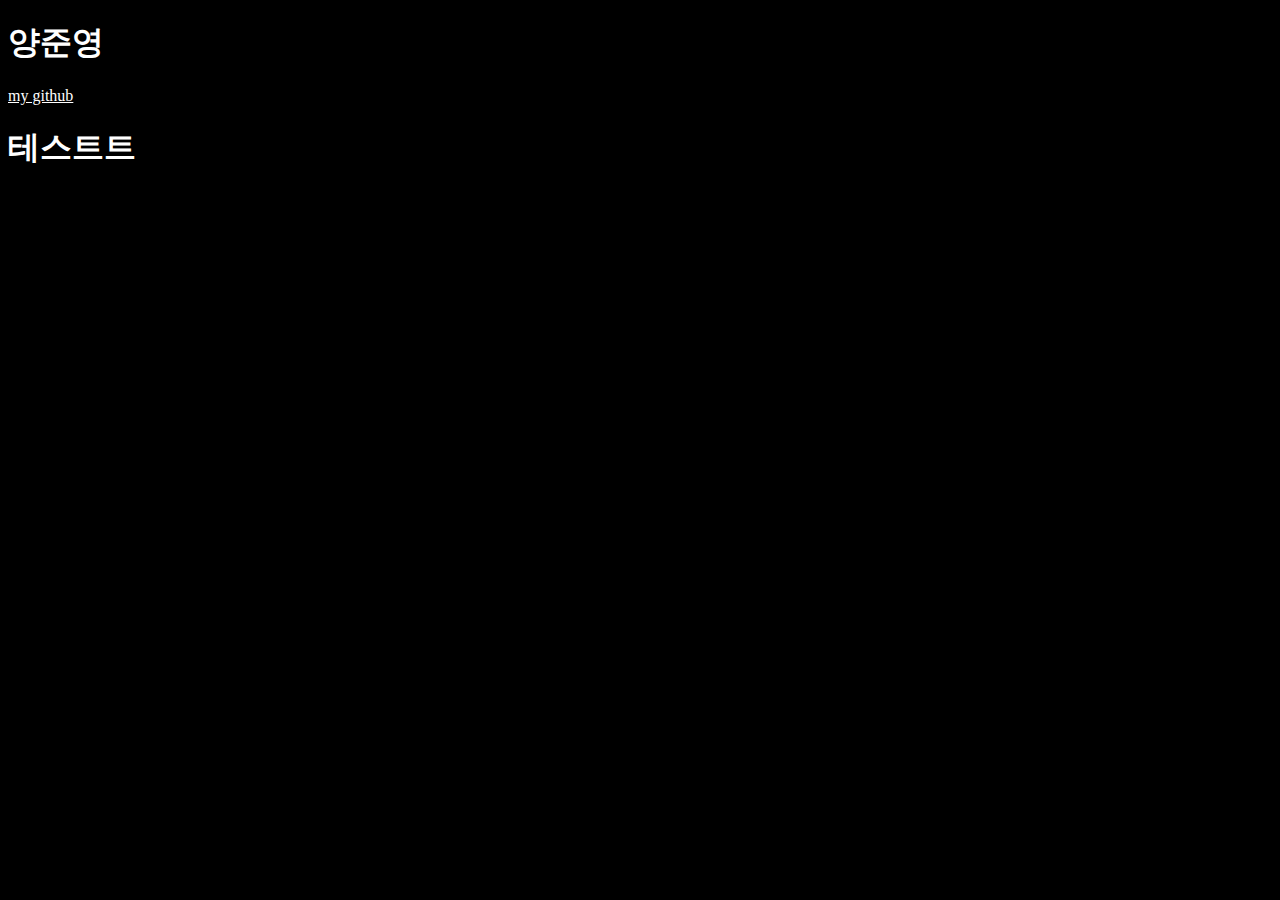
<file: index.html>
<!DOCTYPE html>
<html lang="en">
<head>
    <meta charset="UTF-8">
    <meta name="viewport" content="width=device-width, initial-scale=1.0">
    <title>Document</title>
    <style>
        body {
            background-color: black;
        }
        h1{
            color : white;
        }
        a{
            color : white;
        }
    </style>
</head>
<body>
    <h1>양준영</h1>
    <a href="https://github.com/yangjoon03">my github</a>
    <h1>테스트트</h1>

    <h>

    

</body>
</html>
</file>
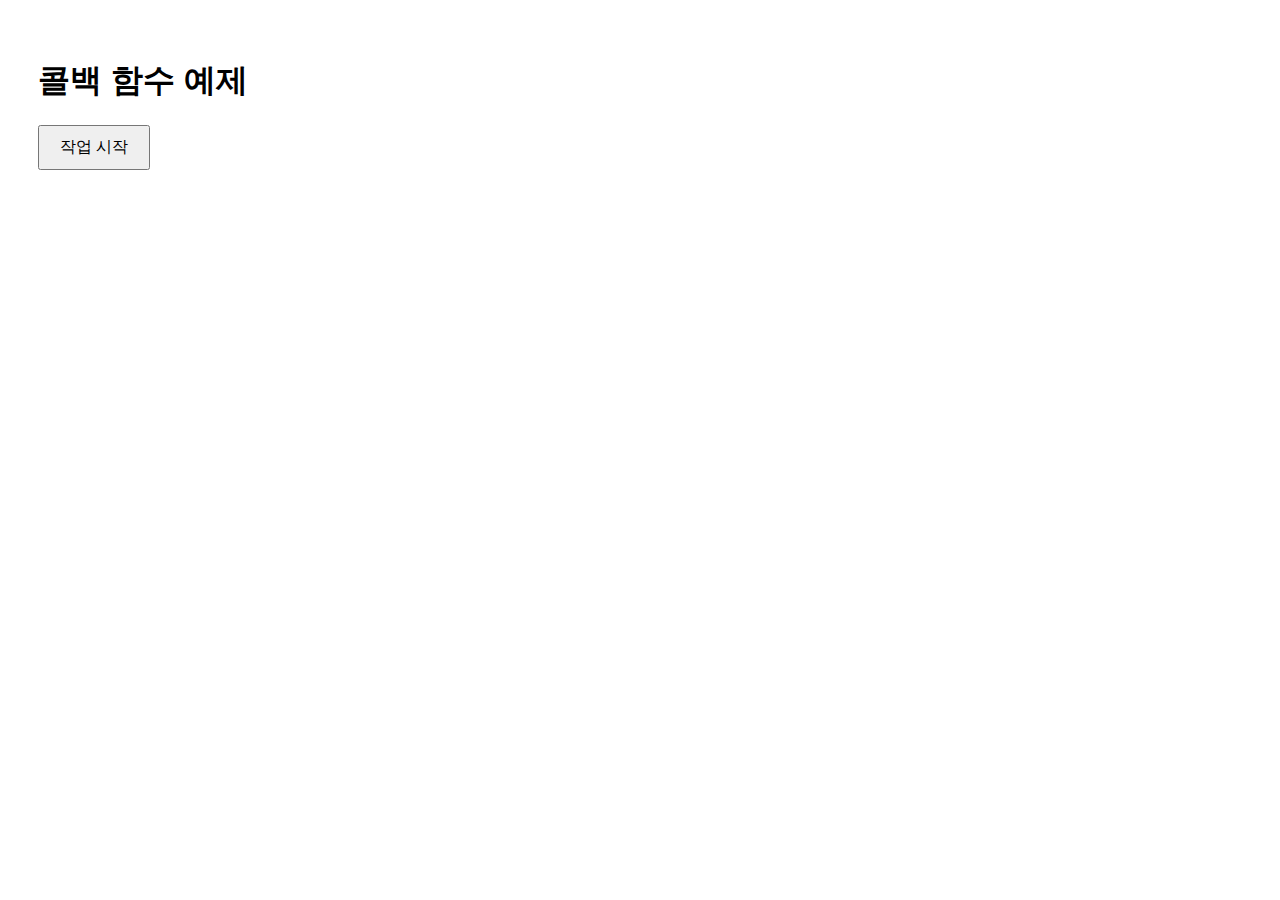
<file: call_back_test.html>
<!DOCTYPE html>
<html lang="ko">
<head>
  <meta charset="UTF-8">
  <title>콜백 함수 예제</title>
  <style>
    body {
      font-family: 'Arial', sans-serif;
      padding: 30px;
    }
    button {
      padding: 10px 20px;
      font-size: 16px;
    }
    #output {
      margin-top: 20px;
      font-weight: bold;
      color: green;
    }
  </style>
</head>
<body>

  <h1>콜백 함수 예제</h1>
  <button onclick="startProcess()">작업 시작</button>
  <div id="output"></div>

  <script>
    // 콜백 함수
    function myCallback(result) {
      document.getElementById("output").textContent = "콜백 실행됨: " + result;
    }

    // 작업 처리 함수 (콜백을 인자로 받음)
    function processTask(callback) {
      document.getElementById("output").textContent = "작업을 처리 중입니다...";

      // 2초 뒤 콜백 실행
      setTimeout(() => {
        const result = "작업이 완료되었습니다!";
        callback(result); // 콜백 호출
      }, 2000);
    }

    // 버튼 클릭 시 호출되는 함수
    function startProcess() {
      processTask(myCallback); // 콜백 전달
    }
  </script>

</body>
</html>
</file>
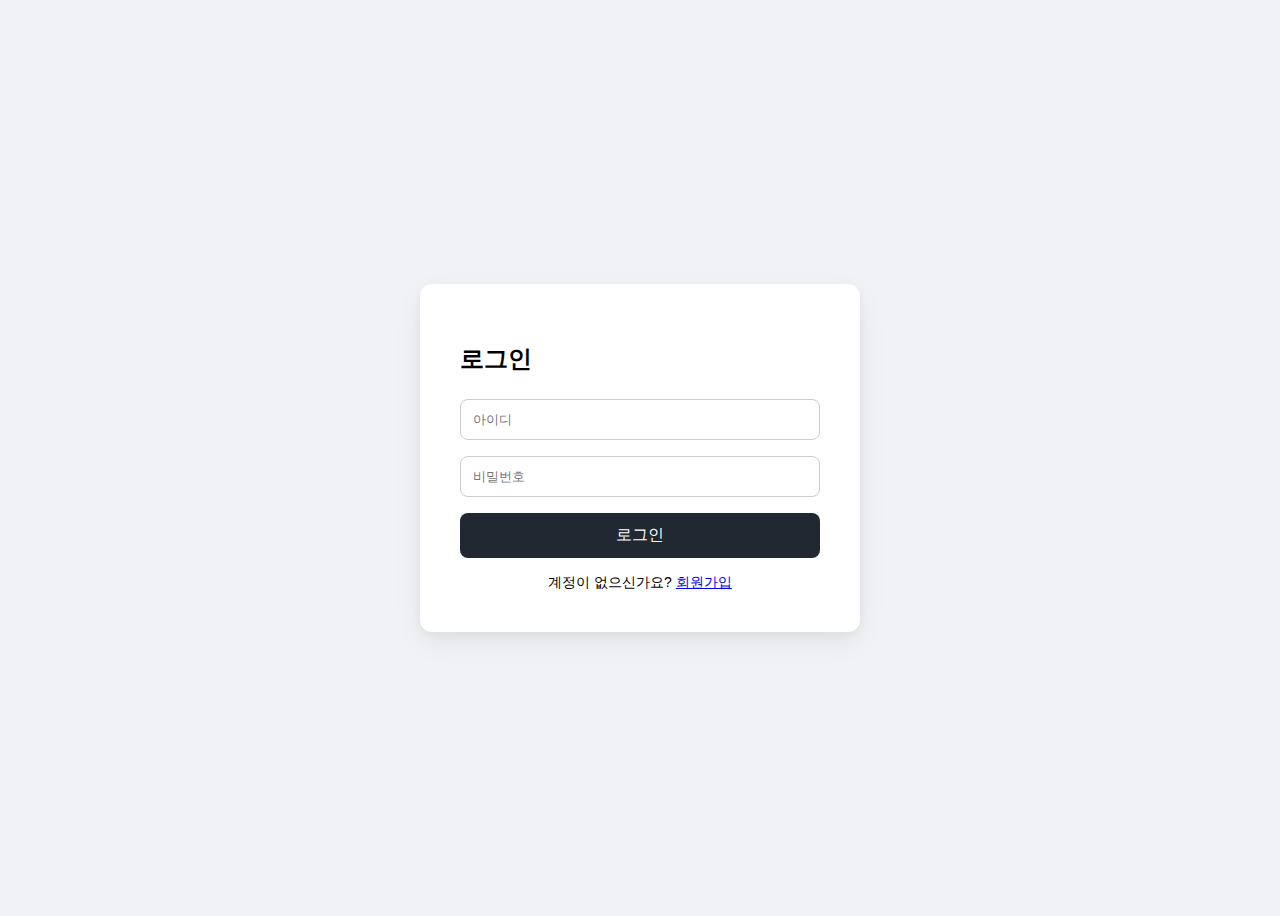
<file: login.html>
<!DOCTYPE html>
<html lang="en">
<head>
    <meta charset="UTF-8">
    <meta name="viewport" content="width=device-width, initial-scale=1.0">
    <title>Document</title>
    <link rel="stylesheet" href="login.css" />

  
</head>
<body>
    <div class="login-container">
        <h2>로그인</h2>
        <form action="/index.html" method="post">
            <input type="text" name="username" placeholder="아이디" required>
            <input type="password" name="password" placeholder="비밀번호" required>
            <input type="submit" value="로그인">
        </form >
        <div class="register">
            계정이 없으신가요? 
            <a href="/register">회원가입</a>
        </div>
    </div>
    <script src="login.js"></script>
    
</body>
</html>
</file>
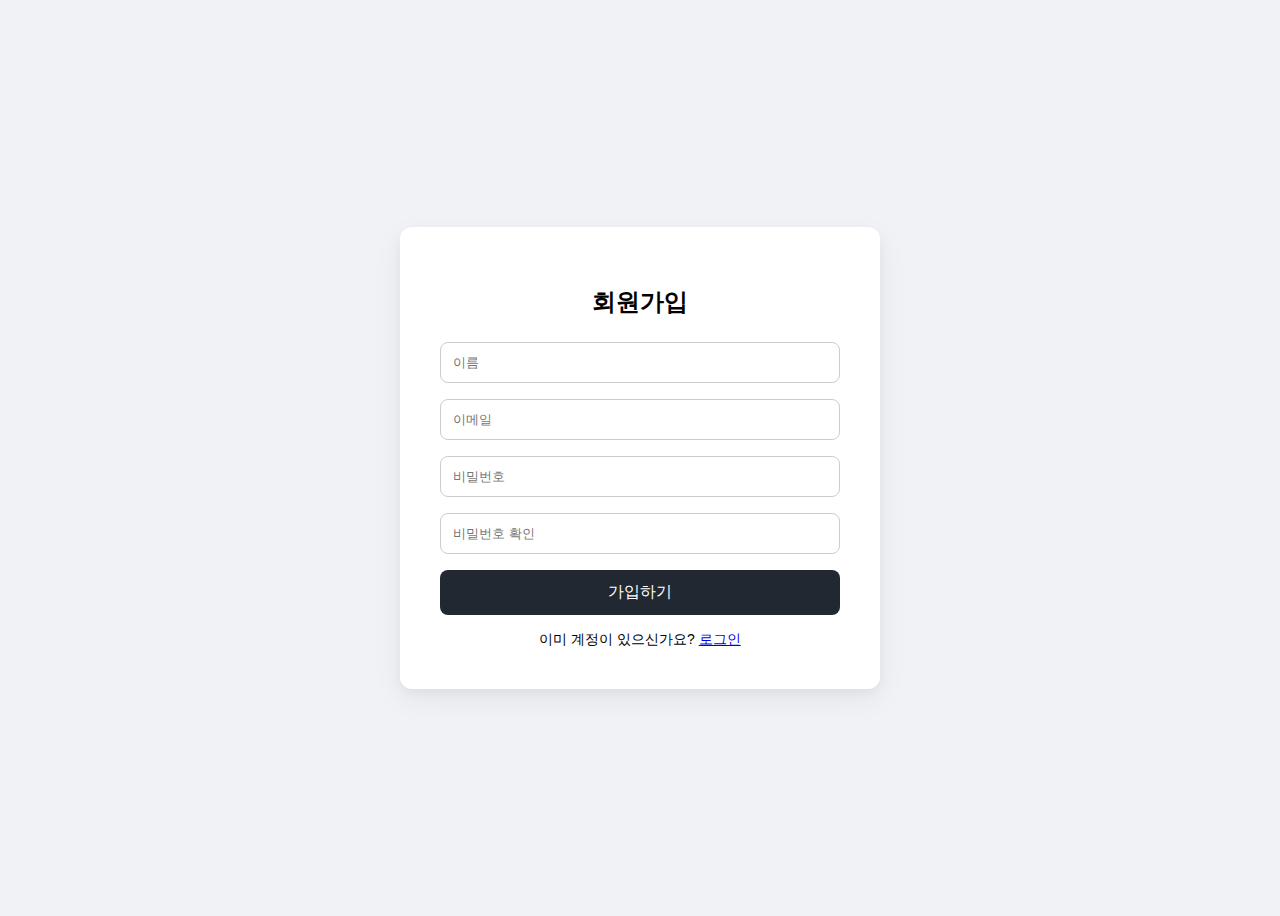
<file: register.html>
<!DOCTYPE html>
<html lang="en">
<head>
    <meta charset="UTF-8">
    <link rel="stylesheet" href="login.css" />
    <meta name="viewport" content="width=device-width, initial-scale=1.0">
    <title>Document</title>
</head>
<body>
    <div class="register-container">
    <h2>회원가입</h2>
    <form>
        <input type="text" placeholder="이름" required>
        <input type="email" placeholder="이메일" required>
        <input type="password" placeholder="비밀번호" required>
        <input type="password" placeholder="비밀번호 확인" required>
        <input type="submit" value="가입하기">
    </form>
    <div class="login">
        이미 계정이 있으신가요? <a href="#">로그인</a>
    </div>
    </div>

    
</body>
</html>
</file>
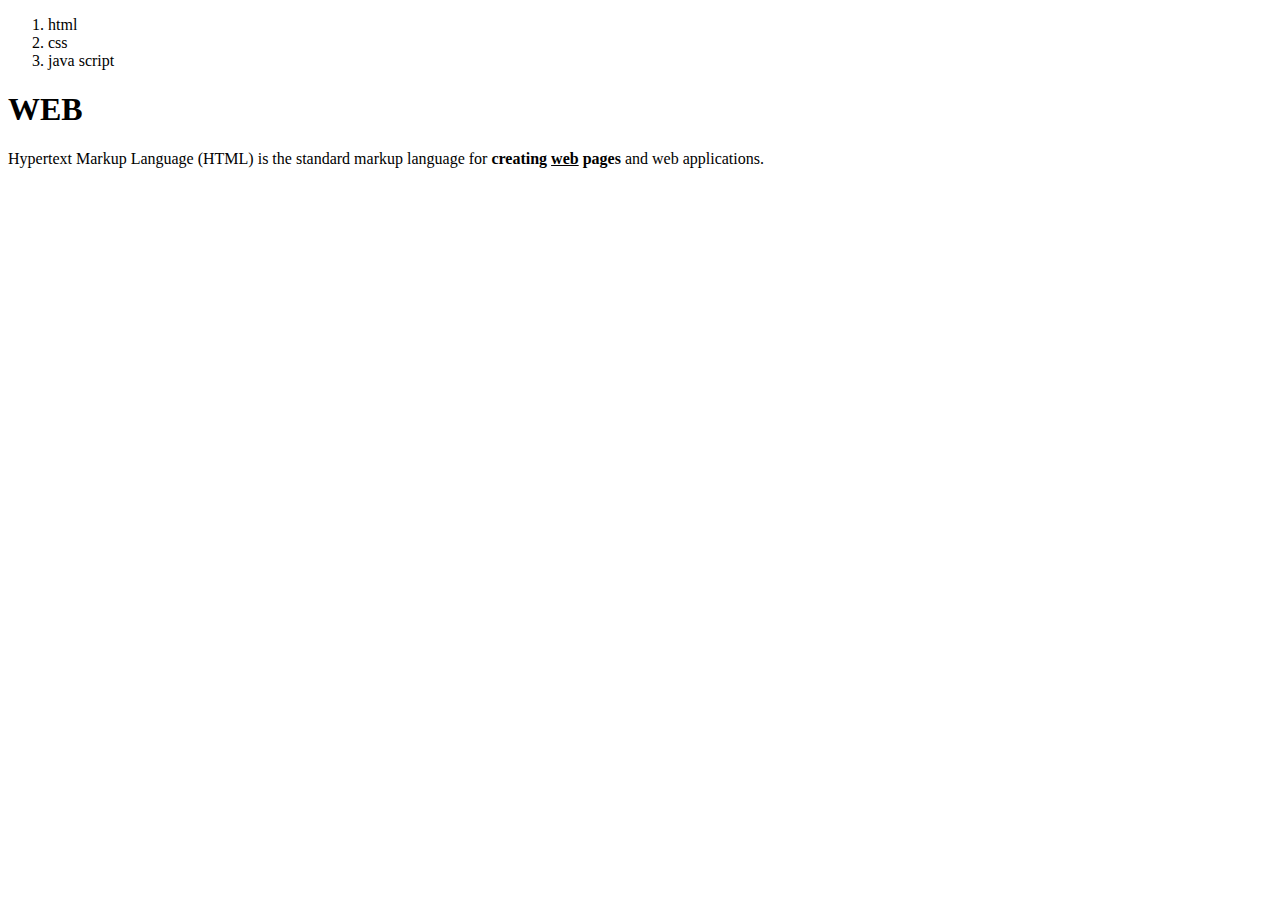
<file: web&internet.html>
<!DOCTYPE html>
<html lang="en">
<head>
    <meta charset="UTF-8">
    <meta name="viewport" content="width=device-width, initial-scale=1.0">
    <title>타이틀임~</title>
</head>
<body>
    <ol>
        <li>html</li>
        <li>css</li>
        <li>java script</li>
    </ol>

    <h1>WEB</h1>
    Hypertext Markup Language (HTML) is the standard markup language for
    <strong>creating <u>web</u> pages</strong> and web applications.
    

    


</body>
</html>
</file>
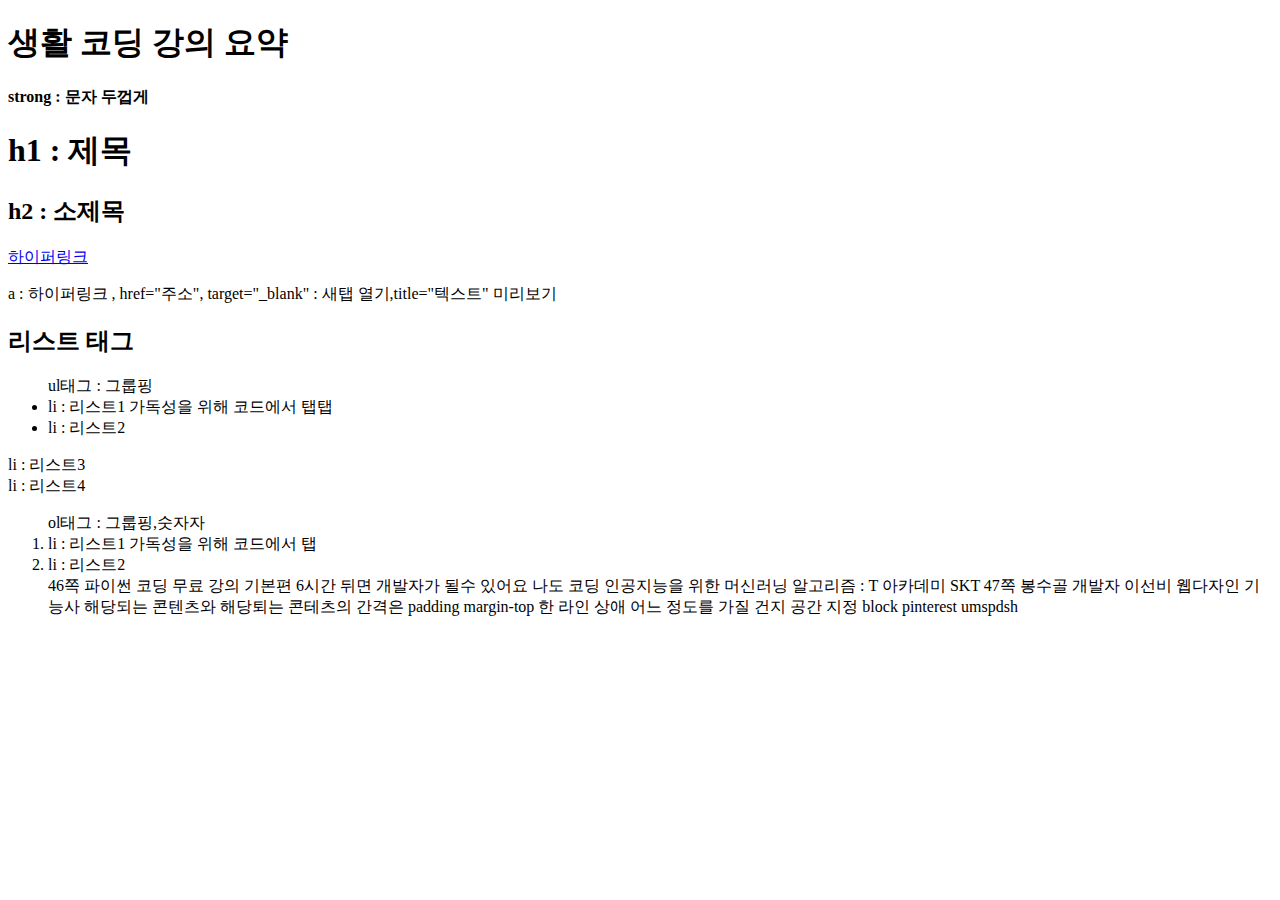
<file: 생활코딩.html>
<!DOCTYPE html>
<html lang="en">
<head>
    <meta charset="UTF-8">
    <meta name="viewport" content="width=device-width, initial-scale=1.0">
    <title>title = 탭 제목변경 : head에 입력</title>
</head>
<body>
    <h1>생활 코딩 강의 요약</h1>
    <strong>strong : 문자 두껍게</strong>
    <h1>h1 : 제목 </h1>
    <h2>h2 : 소제목</h2>
    <a href="링크주소" target="_blank" title="타이틀">하이퍼링크</a><p>
    a : 하이퍼링크 , href="주소", target="_blank" : 새탭 열기,title="텍스트" 미리보기<p>
    
    <!-- 그룹핑  -->
    <h2>리스트 태그</h2>
    <ul> ul태그 : 그룹핑
        <li>li : 리스트1 가독성을 위해 코드에서 탭탭</li>
        <li>li : 리스트2</li>
    </ul>

<!-- 그냥 리스트 -->
    <li>li : 리스트3</li>
    <li>li : 리스트4</li>

    <!-- 순서가 있는 태그 -->
    <ol> ol태그 : 그룹핑,숫자자
        <li>li : 리스트1 가독성을 위해 코드에서 탭</li>
        <li>li : 리스트2</li>
        46쪽 파이썬 코딩 무료 강의 기본편 6시간 뒤면 개발자가 될수 있어요 나도 코딩
        인공지능을 위한 머신러닝 알고리즘 : T 아카데미 SKT
        47쪽 봉수골 개발자 이선비
        웹다자인 기능사

        해당되는 콘텐츠와 해당퇴는 콘테츠의 간격은 padding
        margin-top 
        한 라인 상애 어느 정도를 가질 건지 <span></span>
        공간 지정 block
        pinterest
        umspdsh
        
    </ol>

    


    

    
</body>
</html>
</file>
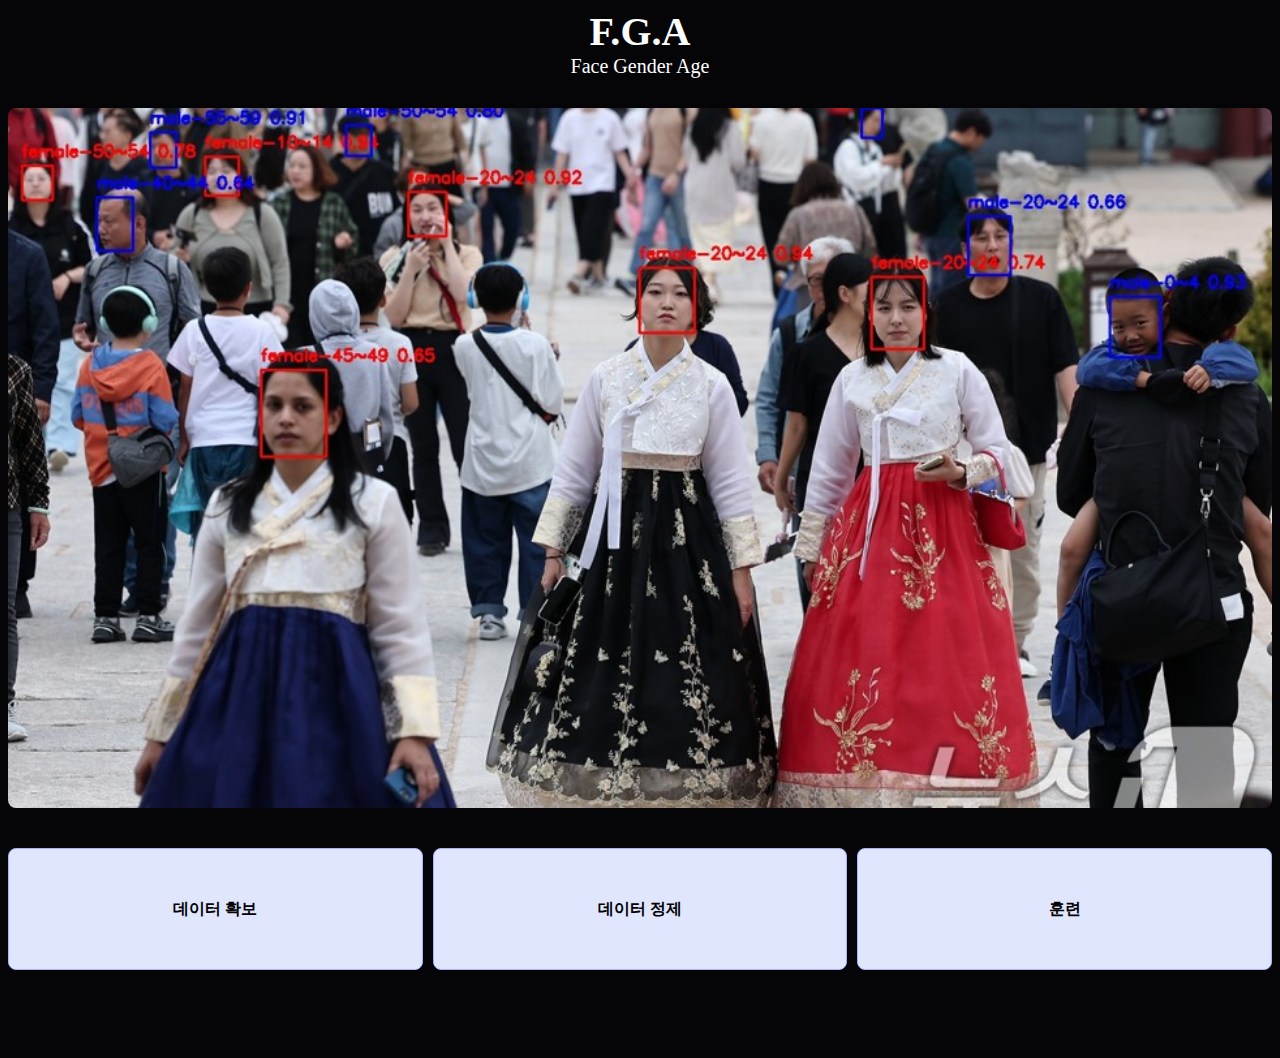
<file: pages/FGA.html>
<!DOCTYPE html>
<html lang="en">
<head>
    <meta charset="UTF-8">
    <meta name="viewport" content="width=device-width, initial-scale=1.0">
    <title>Document</title>
    
</head>
<link rel="stylesheet" href="FGA.css" />
<body>
<header class="fga-banner">
  <h1 class="fga-text">F.<span>G.</span>A</h1>
  <p class="fga-sub">Face Gender Age</p>
</header>

<div class="blank"></div>

<div class="carousel">
  <div class="carousel-track">
    <div class="carousel-item">
      <img src="about_img/FGA.jpg" alt="슬라이드1">
    </div>
    <div class="carousel-item">
      <img src="about_img/gender_detection.jpg" alt="슬라이드2">
    </div>
    <div class="carousel-item">
      <img src="about_img/FGA.jpg" alt="슬라이드3">
    </div>
  </div>
</div>

<div class="balnk"></div>

<div class="container-wrapper">
  <div class="container-select">
    <div class="box" data-target="data1">데이터 확보</div>
    <div class="box" data-target="data2">데이터 정제</div>
    <div class="box" data-target="data3">훈련</div>
  </div>
</div>

<!-- 콘텐츠 영역 -->
<div class="container">
    <div class="content" data-content="data1">출력 1번</div>
    <div class="content" data-content="data2">출력 2번</div>
    <div class="content" data-content="data3">출력 3번</div>
</div>


<script src="FGA.js"></script>
</body>
</html>
</file>
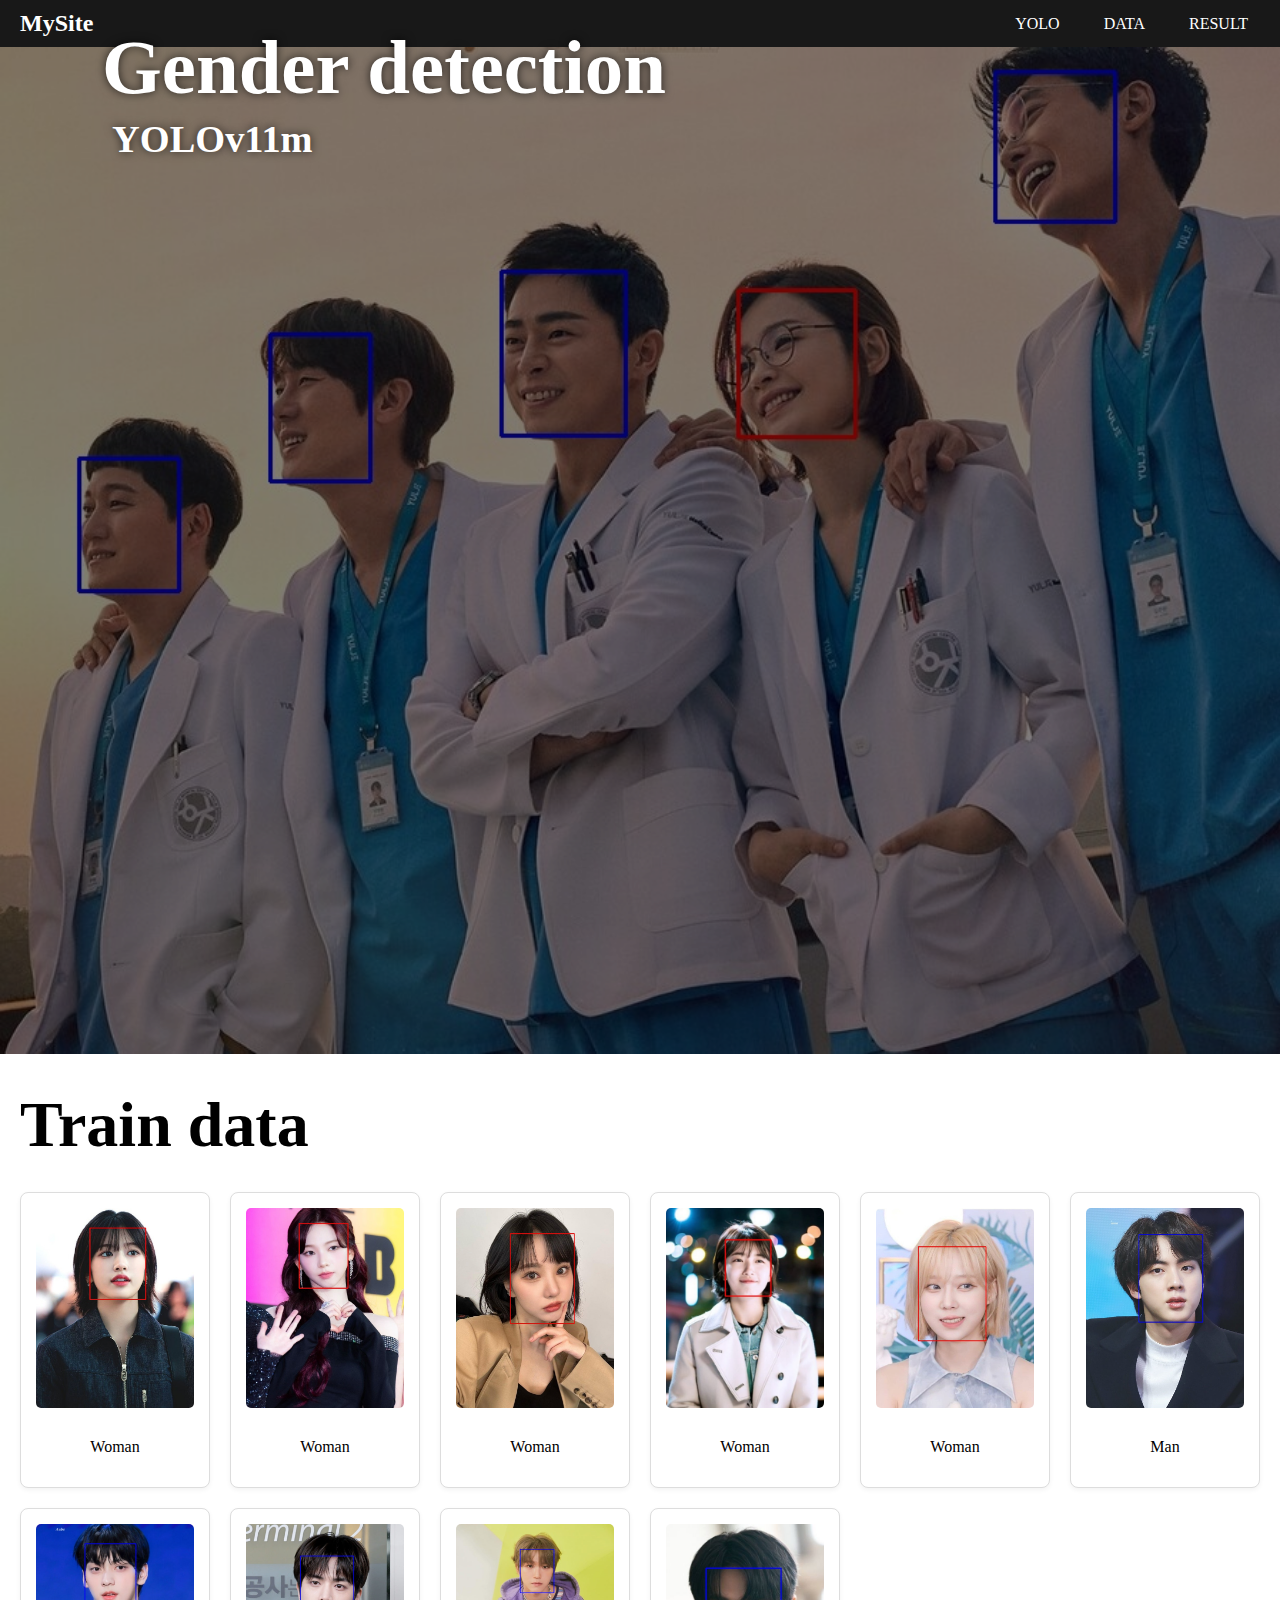
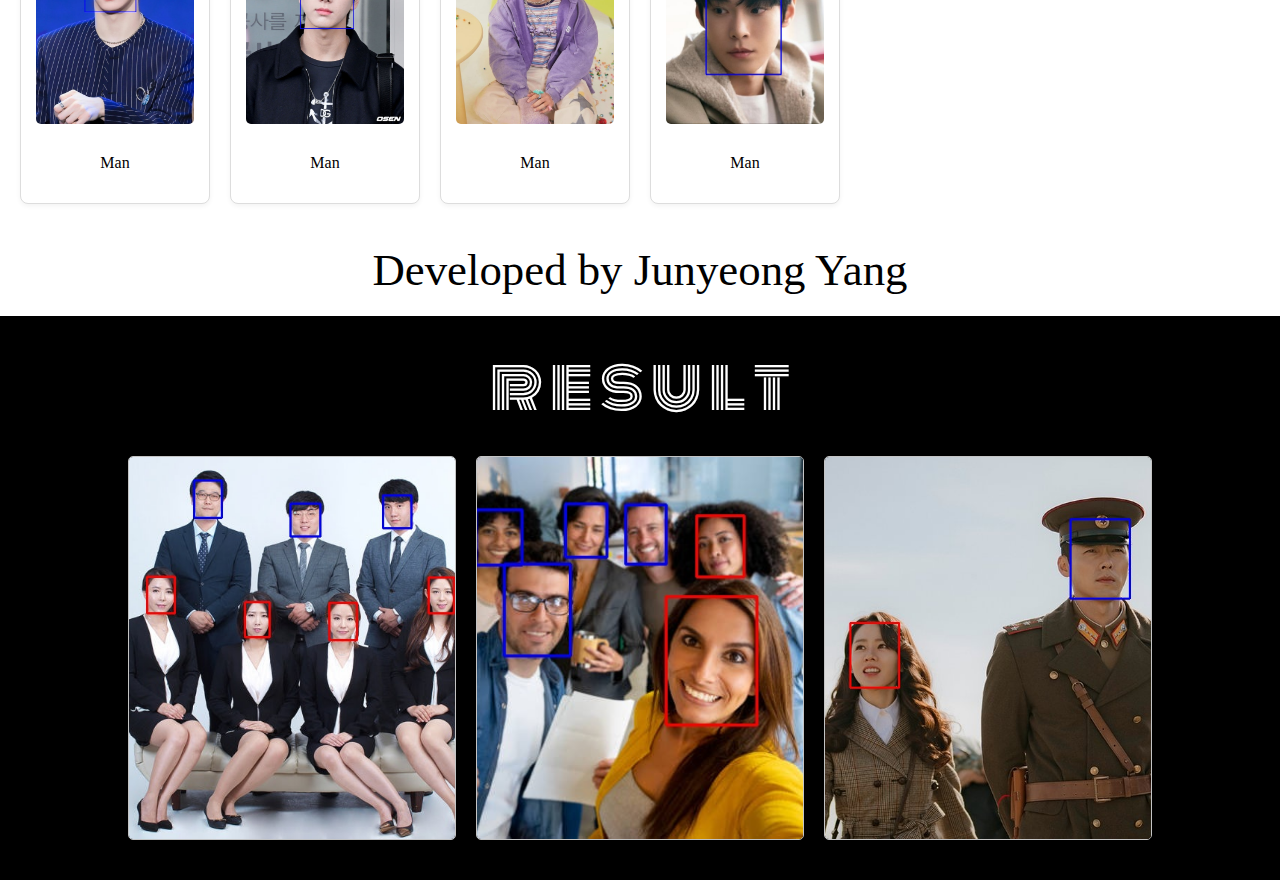
<file: pages/gender_detection.html>
<!DOCTYPE html>
<html lang="en">
<head>
    <meta charset="UTF-8">
    <meta name="viewport" content="width=device-width, initial-scale=1.0">
    <title>Document</title>
    <link rel="stylesheet" href="gender_detection.css">
         <!-- <link href="https://fonts.googleapis.com/css2?family=Great+Vibes&display=swap" rel="stylesheet"> -->
     <link href="https://fonts.googleapis.com/css2?family=Monoton&display=swap" rel="stylesheet">

</head>
<body>
    <div class="section">
        <div class="menu-bar">
            <a href="#" class="logo">MySite</a>
            <ul>
            <li><a href="#home">YOLO</a></li>
            <li><a href="#about">DATA</a></li>
            <li><a href="#services">RESULT</a></li>
            </ul>
        </div>
        <img src="/pages/about_img/gender_result.jpg">
        <div class="text-overlay">
            <h1>Gender detection</h1>
            <p>YOLOv11m</p>
        </div>
    </div>
    
        
        
<h1 id="data">Train data</h1>
<div class="product-grid">
  <div class="product-card">
    <img src="/pages/about_img/안유진.jpg" alt="상품 1 이미지">
    <p>Woman</p>
  </div>
  <div class="product-card">
    <img src="/pages/about_img/카리나.jpg" alt="상품 1 이미지">
    <p>Woman</p>
  </div>
  <div class="product-card">
    <img src="/pages/about_img/은하.jpg" alt="상품 1 이미지">
    <p>Woman</p>
  </div>
  <div class="product-card">
    <img src="/pages/about_img/수지.jpg" alt="상품 1 이미지">
    <p>Woman</p>
  </div>
  <div class="product-card">
    <img src="/pages/about_img/윈터.jpg" alt="상품 1 이미지">
    <p>Woman</p>
  </div>
  <div class="product-card">
    <img src="/pages/about_img/진.jpg" alt="상품 1 이미지">
    <p>Man</p>
  </div>
  <div class="product-card">
    <img src="/pages/about_img/최수빈.jpg" alt="상품 1 이미지">
    <p>Man</p>
  </div>
  <div class="product-card">
    <img src="/pages/about_img/영훈.jpg" alt="상품 1 이미지">
    <p>Man</p>
</div>
<div class="product-card">
    <img src="/pages/about_img/재희.jpg" alt="상품 1 이미지">
    <p>Man</p>
</div>
<div class="product-card">
    <img src="/pages/about_img/도영.jpg" alt="상품 1 이미지">
    <p>Man</p>
</div>
</div>

<div class="blank-space">
        Developed by Junyeong Yang
</div>


    <div class="content-evenly">
        <div class="blank-title">
         r e s u l t
    </div>
    <div class="content-evenly-hor">
        <div class="hor-evenly-item">
            <img class="hor-evenly-img" src="about_img/단체1.jpg">
        </div>
        <div class="hor-evenly-item">
            <img class="hor-evenly-img" src="about_img/단체2.jpg">
        </div>
        <div class="hor-evenly-item">
            <img class="hor-evenly-img" src="about_img/단체3.jpg">
        </div>
    </div>
</div>
    
    
</body>
</html>
</file>
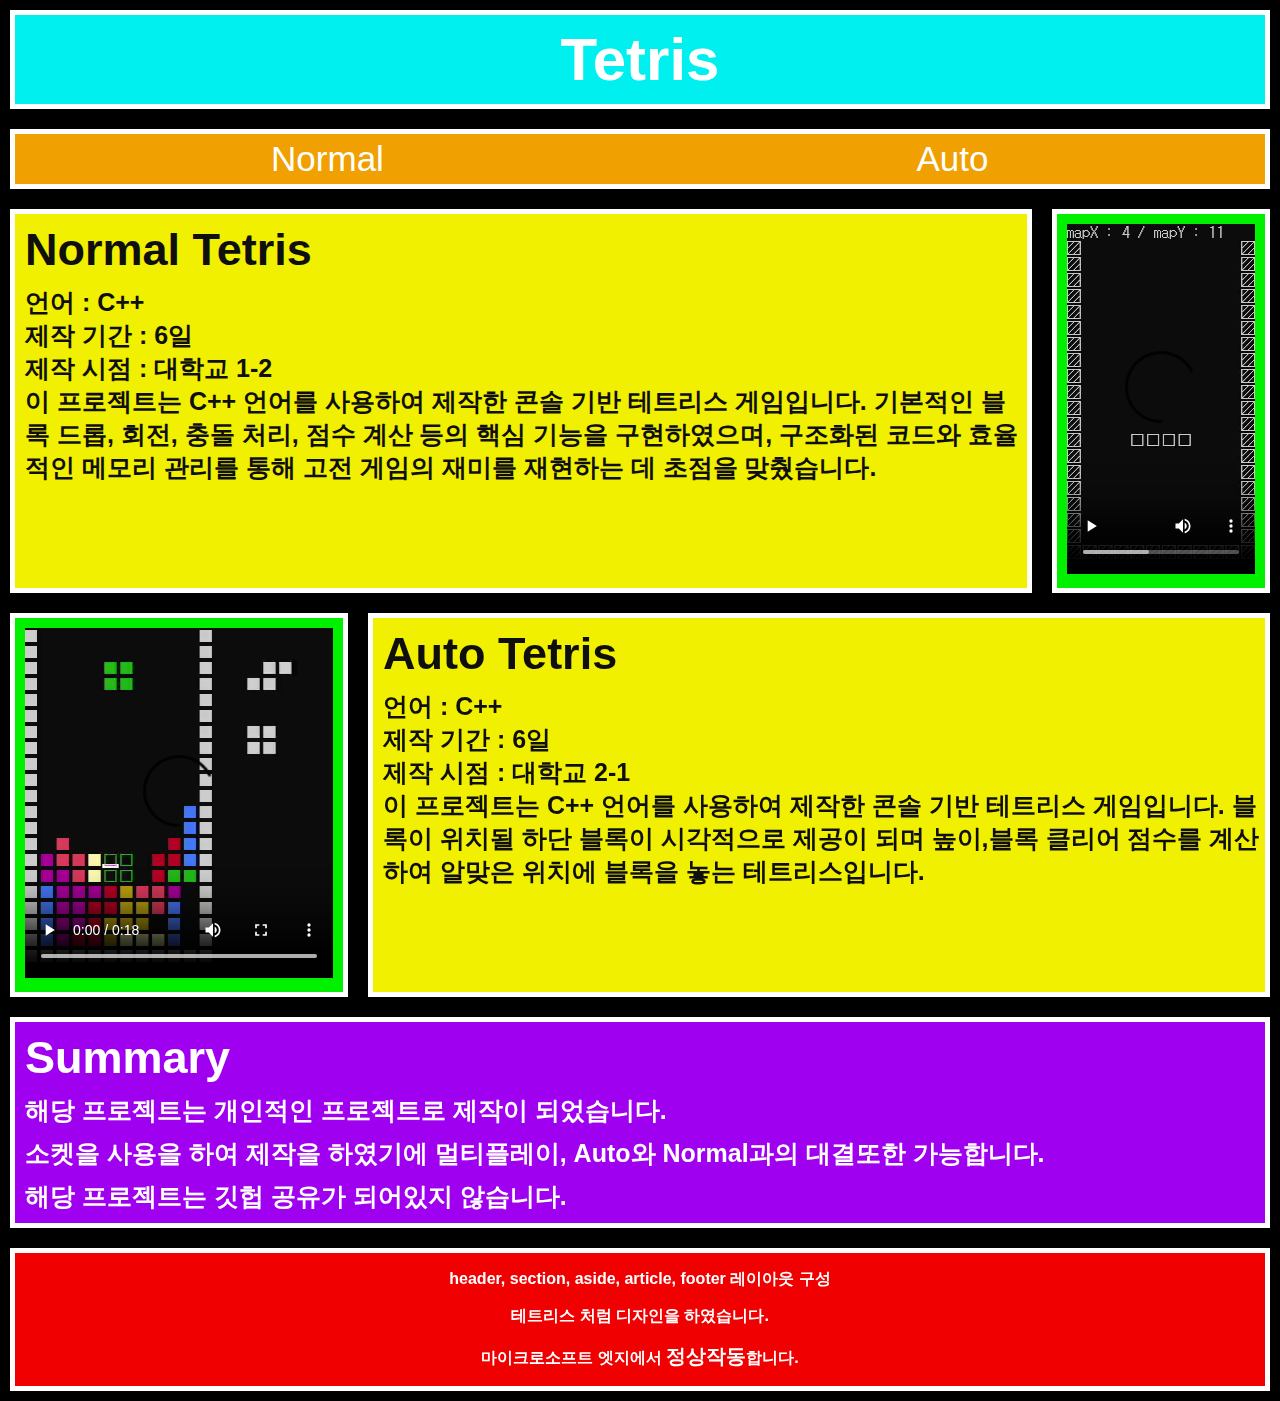
<file: pages/tetris.html>
<!DOCTYPE html>
<html lang="ko">
<head>
  <meta charset="UTF-8" />
  <meta name="viewport" content="width=device-width, initial-scale=1.0" />
  <link rel="stylesheet" href="tetris.css">
  <title>시맨틱 레이아웃</title>
</head>
<body>

  <header>
    <h1>Tetris</h1>
  </header>

  <nav>
     <ul>
        <li><a href="#">Normal</a></li>
        <li><a href="#">Auto</a></li>
     </ul>
    </nav>

  <main>
    <section>
      <h2 id="Normal">Normal Tetris</h2>
      <p>언어 : C++</p>
      <p>제작 기간 : 6일</p>
      <p>제작 시점 : 대학교 1-2</p>
      <p>이 프로젝트는 C++ 언어를 사용하여 제작한 콘솔 기반 테트리스 게임입니다. 기본적인 블록 드롭, 회전, 충돌 처리, 점수 계산 등의 핵심 기능을 구현하였으며, 구조화된 코드와 효율적인 메모리 관리를 통해 고전 게임의 재미를 재현하는 데 초점을 맞췄습니다.
</p>

    </section>

    <aside>
      
      <video src="video/tetris_normal.mp4"  controls></video>
    </aside>
  </main>

  <main>

    <aside>
      <video src="video/tetris_auto.mp4" controls></video>
    </aside>
    <section>
      <h2>Auto Tetris</h2>
      <p>언어 : C++</p>
      <p>제작 기간 : 6일</p>
      <p>제작 시점 : 대학교 2-1</p>
      <p>이 프로젝트는 C++ 언어를 사용하여 제작한 콘솔 기반 테트리스 게임입니다. 블록이 위치될 하단 블록이 시각적으로 제공이 되며 높이,블록 클리어 점수를 계산하여 알맞은 위치에 블록을 놓는 테트리스입니다.</p>
    </section>

    

    <article>
      <h2>Summary</h2>
      <p>해당 프로젝트는 개인적인 프로젝트로 제작이 되었습니다.</p>
      <p>소켓을 사용을 하여 제작을 하였기에 멀티플레이, Auto와 Normal과의 대결또한 가능합니다.</p>
      <p>해당 프로젝트는 깃헙 공유가 되어있지 않습니다.</p>
    </article>
  </main>

  <footer>
    <p>header, section, aside, article, footer 레이아웃 구성</p>
    <P>테트리스 처럼 디자인을 하였습니다.</P>
    <P>마이크로소프트 엣지에서 <span>정상작동</span>합니다.</P>
  </footer>

</body>
</html>
</file>
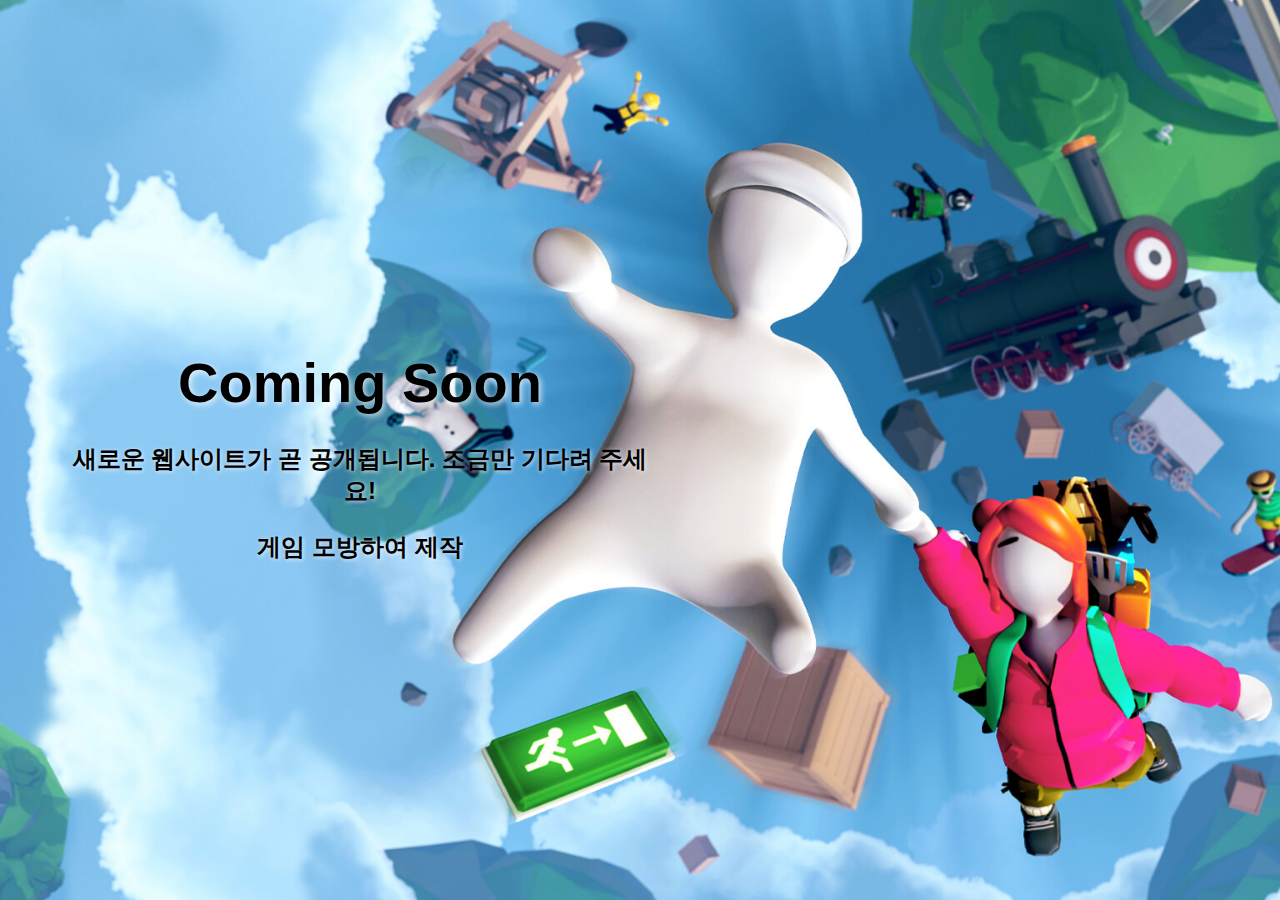
<file: pages/unity_project.html>
<!DOCTYPE html>
<html lang="ko">
<head>
  <meta charset="UTF-8" />
  <meta name="viewport" content="width=device-width, initial-scale=1" />
  <title>Coming Soon</title>
  <style>
    body {
      margin: 0;
      padding: 0;
      background: url(about_img/game.jpg) no-repeat center center fixed;
      background-size: cover;
      color: black;
      font-family: 'Arial', sans-serif;
      display: flex;
      justify-content: center;
      align-items: center;
      height: 100vh;
      text-align: center;
    }

    .container {
      max-width: 600px;
      padding: 20px;
    }

    h1 {
      font-size: 3.5em;
      margin-bottom: 0.5em;
      text-shadow: 2px 2px 6px rgba(255, 255, 255, 0.8);
      
    }

    p {
      font-size: 1.5em;
      color: black;
      text-shadow: 1px 1px 4px rgba(255, 255, 255, 0.8);
      font-weight: bold;
    }

     iframe {
      width: 560px;
      height: 315px;
    }
  </style>
</head>
<body>
  <div class="container">
    <h1>Coming Soon</h1>
    <p>새로운 웹사이트가 곧 공개됩니다. 조금만 기다려 주세요!</p>
    <P>게임 모방하여 제작</P>
  </div>

   <iframe src="https://www.youtube.com/embed/-Edk59BqSEU" frameborder="0" allowfullscreen></iframe>
    
  </div>
</body>
</html>
</file>
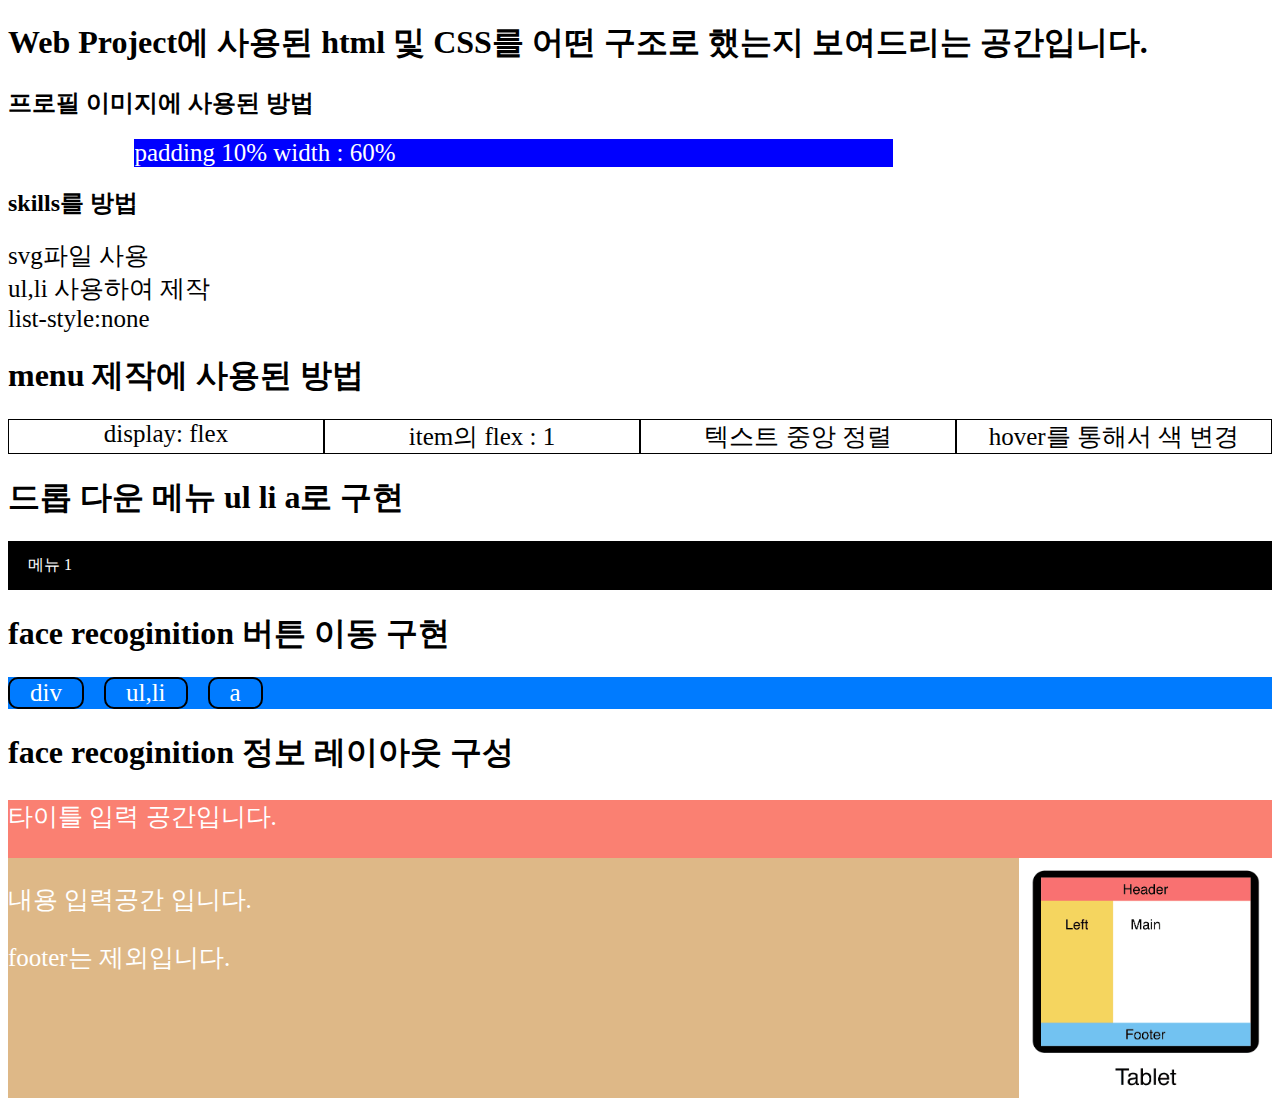
<file: pages/web_p.html>
<!DOCTYPE html>
<html lang="en">
<head>
    <meta charset="UTF-8">
    <meta name="viewport" content="width=device-width, initial-scale=1.0">
    <title>Document</title>
    <link rel="stylesheet" href="web_p_style.css">
</head>
<body>
    <h1>Web Project에 사용된 html 및 CSS를 어떤 구조로 했는지 보여드리는 공간입니다.</h1>
    <h2>프로필 이미지에 사용된 방법</h2>
    <div class="profile_img">padding 10% width : 60%</div>
    
    <h2>skills를 방법</h2>
    <div class="skills">
        <ul>
            <li>svg파일 사용</li>
            <li>ul,li 사용하여 제작</li>
            <li>list-style:none</li>
        </ul>
    </div>


    <h1>menu 제작에 사용된 방법</h1>
    <ul class="menu">
        <li>display: flex</li>
        <li>item의 flex : 1</li>
        <li>텍스트 중앙 정렬</li>
        <li>hover를 통해서 색 변경</li>
    </ul>

    <h1>드롭 다운 메뉴 ul li a로 구현</h1>
    <ul class="dropdown">
  <li class="dropdown-item">
    <a href="#">메뉴 1</a>
    <ul class="dropdown-content">
      <li><a href="#">항목 1</a></li>
      <li><a href="#">항목 2</a></li>
      <li><a href="#">항목 3</a></li>
    </ul>
  </li>
</ul>

<h1>face recoginition 버튼 이동 구현</h1>
<div class="faceRecoginition-id-button">
    <ul class="banner">
        <li><a href="#">div</a></li>
        <li>ul,li</li>
        <li>a</li>

    </ul>
    

</div>

<h1>face recoginition 정보 레이아웃 구성</h1>
<div class="layout">
    <p>타이틀 입력 공간입니다.</p>
    <div class="content">
        <div class="content-text">
            <p>내용 입력공간 입니다.</p>
            <p>footer는 제외입니다.</p>
        </div>
        <div class="content-img">
            <img src="about_img/layout.png">

        </div>
    </div>
    
</div>







</body>
</html>
</file>
<file: login.css>
body {
    font-family: 'Arial', sans-serif;
    background-color: #f0f2f5;
    display: flex;
    justify-content: center;
    align-items: center;
    height: 100vh; /*뷰포트 높이*/
}

/*애플 쉐도우 적용*/
.login-container {
    background-color: #ffffff;
    padding: 40px;
    border-radius: 12px;
    box-shadow: 0 10px 30px rgba(0, 0, 0, 0.06), 0 4px 10px rgba(0, 0, 0, 0.04);
    width: 100%;
    max-width: 360px;
    /* align-items: center; */
    
}
.login-container h2 {
    margin-bottom: 24px;
}
.login-container input[type="text"],
.login-container input[type="password"] {
    width: 100%;
    padding: 12px 12px;
    margin-bottom: 16px;
    border: 1px solid #ccc;
    border-radius: 8px;
    box-sizing: border-box;
}
.login-container input[type="submit"] {
    width: 100%;
    padding: 12px;
    background-color: #222831;
    border: none;
    border-radius: 8px;
    color: white;
    font-size: 16px;
    cursor: pointer;
}
.login-container input[type="submit"]:hover {
    background-color: #DFD0B8;
    }
    .login-container .register {
    margin-top: 16px;
    text-align: center;
    font-size: 14px;
}


.register-container {
  background-color: #ffffff;
  padding: 40px;
  border-radius: 12px;
  box-shadow: 0 10px 30px rgba(0, 0, 0, 0.06), 0 4px 10px rgba(0, 0, 0, 0.04);
  width: 100%;
  max-width: 400px;
}

.register-container h2 {
  margin-bottom: 24px;
  text-align: center;
}

.register-container input[type="text"],
.register-container input[type="email"],
.register-container input[type="password"] {
  width: 100%;
  padding: 12px;
  margin-bottom: 16px;
  border: 1px solid #ccc;
  border-radius: 8px;
  box-sizing: border-box;
}

.register-container input[type="submit"] {
  width: 100%;
  padding: 12px;
  background-color: #222831;
  border: none;
  border-radius: 8px;
  color: white;
  font-size: 16px;
  cursor: pointer;
}

.register-container input[type="submit"]:hover {
  background-color: #DFD0B8;
}

.register-container .login {
  margin-top: 16px;
  text-align: center;
  font-size: 14px;
}
</file>
<file: pages/FGA.css>
html{
    background-color: rgb(5, 5, 8);
}



/* 상단 배너 */
.fga-banner{
    color: white;
    text-align: center;
    margin: 0;
    padding: 0;
}
.fga-text{
    font-size: 40px;
    margin: 0;
}

.blank{
    height:30px;
}



.fga-sub{
    color: white;
    font-size: 20px;
    margin: 0;

}


.carousel {
  position: relative;
  overflow: hidden;
  width: 100%;
  max-width: 1300px;
  margin: auto;
}

.carousel-track {
  display: flex;
  transition: transform 0.5s ease-in-out;
}

.carousel-item {
  min-width: 100%;
  box-sizing: border-box;
}

.carousel-item img {
  width: 100%;
  height: 700px; /* 고정 세로 높이 */
  object-fit: cover; /* 이미지를 꽉 채우되, 비율 유지하면서 잘림 허용 */
  display: block;
  border-radius: 8px;
}

/* 선택창 */
/* 화면 전체 중앙 배치용 wrapper */
.container-wrapper {
  width: 100%;
  display: flex;
  justify-content: center; /* 중앙 정렬 */
  padding: 0;
}

/* 1300px 컨테이너 */
.container-select {
  display: flex;          /* 플렉스 적용 */
  width: 100%;
  max-width: 1300px;      /* 이미지 폭과 동일 */
  padding: 40px 0;
  box-sizing: border-box;
  /* gap 제거 → 박스가 붙어있음 */
  gap: 10px;
}

/* 박스 */
.box {
  flex: 1;                /* 남는 공간 균등 분배 */
  height: 120px;
  background-color: #dfe6fd;
  border: 1px solid #a5b4fc;
  border-radius: 8px;
  display: flex;
  align-items: center;
  justify-content: center;
  font-weight: bold;
  font-size: 1rem;
  transition: 0.3s;
}

.box:hover {
  background-color: #c7d2fe;
  transform: translateY(-3px);
}

/* 콘텐츠 */
.container {
    /* display: none; */
    width: 100%;          /* 화면 전체 폭 기준 */
    max-width: 1300px;    /* 최대 1300px */
    margin: 0 auto;       /* 좌우 중앙 정렬 */
    padding: 20px 0;      /* 위아래 여백 */
}

.content {
    display: none;          /* 초기에는 숨김 */
    color: white;
    padding: 20px;
    background-color: #333;
    border-radius: 8px;
    margin-top: 20px;
}

.content.active {
    display: block;         /* 클릭 시 보여주기 */
}

.box.active {
    background-color: #c7d2fe; /* 클릭된 박스 강조 */
}
</file>
<file: pages/gender_detection.css>
body{
    margin:0;
}
.section{
    box-sizing: border-box;
    /* padding:30px; */
    /* display:flex; */
}

.section img{
    width:100%;
    /* flex:1; */
    /* border: 5px solid black; */
    filter: brightness(50%);
    position: relative;
}

h1{
    font-size:5vw;
    padding:30px 0 10px 20px;
    margin:0;
}

.text-overlay {
  position: absolute;
  top: 10%;
  left: 30%;
  transform: translate(-50%, -50%);
  color: white;
  font-weight: bold;
  text-shadow: 0 0 10px rgba(0,0,0,0.7);
  /* text-align: center; */
}
.text-overlay h1{
    font-size: 6vw;
    margin:15px 0px 5px 0px;
    padding:0;

    
}

.text-overlay p{
    font-size: 3vw;
    margin:0px 0px 10px 0px;
    padding:0;
    padding-left: 10px;
}


.menu-bar {
    display: flex;
    justify-content: space-between;  /* 좌우 정렬 (로고 왼쪽, 메뉴 오른쪽) */
    align-items: center;
    background-color: #181818;
    padding: 10px 20px;
}


.menu-bar .logo {
    color: white;
    font-size: 24px;
    font-weight: bold;
    text-decoration: none;
}


.menu-bar ul {
    list-style: none;
    display: flex;
    margin: 0;
    padding: 0;
}

.menu-bar ul li {
    margin-left: 20px;
}

.menu-bar ul li a {
    color: white;
    text-decoration: none;
    font-size: 16px;
    padding: 8px 12px;
    transition: background-color 0.3s;
}

.menu-bar ul li a:hover {
    background-color: #34495e;
    border-radius: 4px;
}


.product-grid {
  display: grid;
  grid-template-columns: repeat(auto-fit, minmax(180px, 1fr));
  gap: 20px;
  padding: 20px;
}



.product-card {
  background: #fff;
  padding: 15px;
  border: 1px solid #ddd;
  border-radius: 8px;
  text-align: center;
  box-shadow: 0 2px 5px rgba(0,0,0,0.05);
  transition: transform 0.3s;
}

.product-card:hover {
  transform: translateY(-5px);
}

.product-card img {
  width: 100%;
  height: 200px;
  object-fit: cover;
  border-radius: 5px;
  margin-bottom: 10px;
}

.product-card h3 {
  font-size: 16px;
  margin: 10px 0 5px;
}

.product-card .price {
  font-size: 14px;
  color: #e74c3c;
  font-weight: bold;
}

.blank-space{
    padding:20px;
    display: flex;
    justify-content: center;
    align-items: center;
    font-family: 'Great Vibes', cursive;
    font-size:3.5vw; 
}

.content-evenly{
    background-color:black;
    color:white;
    /* display:flex; */
    padding-bottom: 40px;
}


.blank-title {
    display: flex;
    justify-content: center;   /* 수평 가운데 정렬 */
    align-items: center;       /* 수직 가운데 정렬 */
    text-align: center;
    font-size: 5vw;
    padding:20px;
    /* letter-spacing: 0.5em; */
    font-family: 'Monoton', cursive;
}



.content-evenly-hor {
    display: flex;
    /* justify-content: center; */
    gap: 20px;
    width: 80%;
    margin: auto;
}

.hor-evenly-item {
    flex: 1;
}

.hor-evenly-img {
    width: 100%;
    display: block;
    box-sizing: border-box;
    object-fit: cover;
    height:30vw;
    border-radius: 5px;
    border : 1px solid rgb(196, 196, 196);

}
</file>
<file: pages/tetris.css>
* {
  box-sizing: border-box;
  
}

body {
  font-family: Arial, sans-serif;
  margin: 0;
  padding: 0;
  /* background-color: #EDEDE9; */
  background-color: black;
}

header, nav, section, article, aside, footer {
  /* padding: 20px; */
  margin: 10px;
  /* border-radius: 8px; */
  color: #fff;
  /* border: 2px solid black; */
  border: 5px solid white;
}

header {
  background-color: #00f0f0;
  text-align: center;
  /* color:#fff; */
  /* padding :3px; */
  /* margin:10px; */
  /* border-radius: 8px; */
  
  margin-bottom: 20px;
}



header h1{
    font-size: 60px;
    padding:0px;
    margin:10px;
}


nav {
  background-color: #f0a000;
  padding:0px;
}


nav ul{
    display:flex;
    list-style: none;
    padding:0px;
    margin:0px;
    
}
nav ul li{
    flex:1;
    align-items: center;
    text-align: center;
    padding:5px;

}

nav ul li:hover{
    background-color: #cf8a02;
    color:black;
}



nav  ul li a{
    font-size: 35px;
    text-decoration: none;
    color: inherit;
    
}





main {
  display: flex;
  flex-wrap: wrap;
}

section {
  background-color: #f0f000;
    flex: 2;
  min-width: 200px;
  color:rgb(15, 15, 15);
  font-weight: bold;
  
}

section h2{
    font-size: 45px;
    margin:10px;
}

section p{
    margin:0px;
    margin-left:10px;
    font-size:25px;
    
}

aside {
  background-color: #00f000;
  /* flex: 1; */
  min-width: 150px;
}

aside video{
    padding:10px;
}

article {
  background-color: #a000f0; 
  width: 100%;
  margin-top: 10px;
  /* color:black; */
  font-weight: bold;
}

article h2{
    font-size: 45px;
    margin:10px;

}

article p {
    margin:0px 0px 10px 10px;
    /* margin-left:10px; */
    font-size:25px;
}

footer {
  background-color: #f00000;
  text-align: center;
  font-weight: bold;
}

footer span{
    font-size: 20px;
}

@media (max-width: 768px) {
  main {
    flex-direction: column;
  }

  aside {
    order: 2;
  }

  section {
    order: 1;
  }

  article {
    order: 3;
  }
}
</file>
<file: pages/web_p_style.css>
.profile_img{
    background-color: blue;
    padding: 0 0 0 10%;
    margin:0;
    border:0;
    font-size: 25px;
    color : white;
    width:60%;
    background-clip: content-box;
}

.skills ul{
    padding: 0;
    list-style: none;

}
.skills ul li{
    font-size: 25px;
}



.menu {
    display: flex;
    padding: 0;
    margin: 0;
    list-style: none;
}

.menu li {
    flex: 1;             
    text-align: center;
    border: 1px solid black;
    font-size : 25px;
}

.menu li:hover{
    background-color: lightblue;
}



/* 드롭다운 메뉴 구현 */
.dropdown {
    list-style-type: none;
    padding: 0;
    margin: 0;
    display:flex;
}

.dropdown-item {
    position: relative;
    flex : 1;
}

.dropdown-item > a {
    color: white;
    text-decoration: none;
    padding: 14px 20px;
    display: block;
    background-color: black;
}

.dropdown-item > a:hover {
    background-color: lightgray;
}

.dropdown-item:hover .dropdown-content {
    display: block;
}

.dropdown-content {
    display: none;
    position: absolute;
    background-color: #333;
    width:100%;
    box-shadow: 0px 8px 16px rgba(0, 0, 0, 0.2);
    z-index: 1;
    list-style-type: none;
    padding: 0;
    margin: 0;
}

.dropdown-content li a {
    color: white;
    padding: 12px 16px;
    text-decoration: none;
    display: block;
}

/* .dropdown-content li a:hover {
    background-color: #575757;
} */



.faceRecoginition-id-button{
    background-color: black;
}
.faceRecoginition-id-button .banner {
    display: flex;
    list-style: none;
    padding: 0;
    margin: 0;
    gap:20px;
    background-color: #007bff;
}

.faceRecoginition-id-button .banner li {
    color: white;
    font-size:25px;
    border-radius: 10px; /* 모서리 둥글게 */
    border: 2px solid black;
    padding:0 20px 0 20px;
}

.faceRecoginition-id-button .banner li > a {
    text-decoration: none;
    color: inherit;
}

.layout{
    background-color: salmon;
}

.layout p{
    color:white;
    font-size:25px;
    
}
.layout .content{
    background-color:white;
}
.layout .content .content-text{
    background-color:burlywood;
    width:80%;
}

.layout .content{
    display: flex;
}

.layout .content-img{
    flex : 1;
    max-width:100%;
}
.layout .content-img img{
    width: 100%;
    height: 100%;
    object-fit: cover; /* 이미지가 컨테이너에 맞게 채워지도록 */
    
}
</file>
